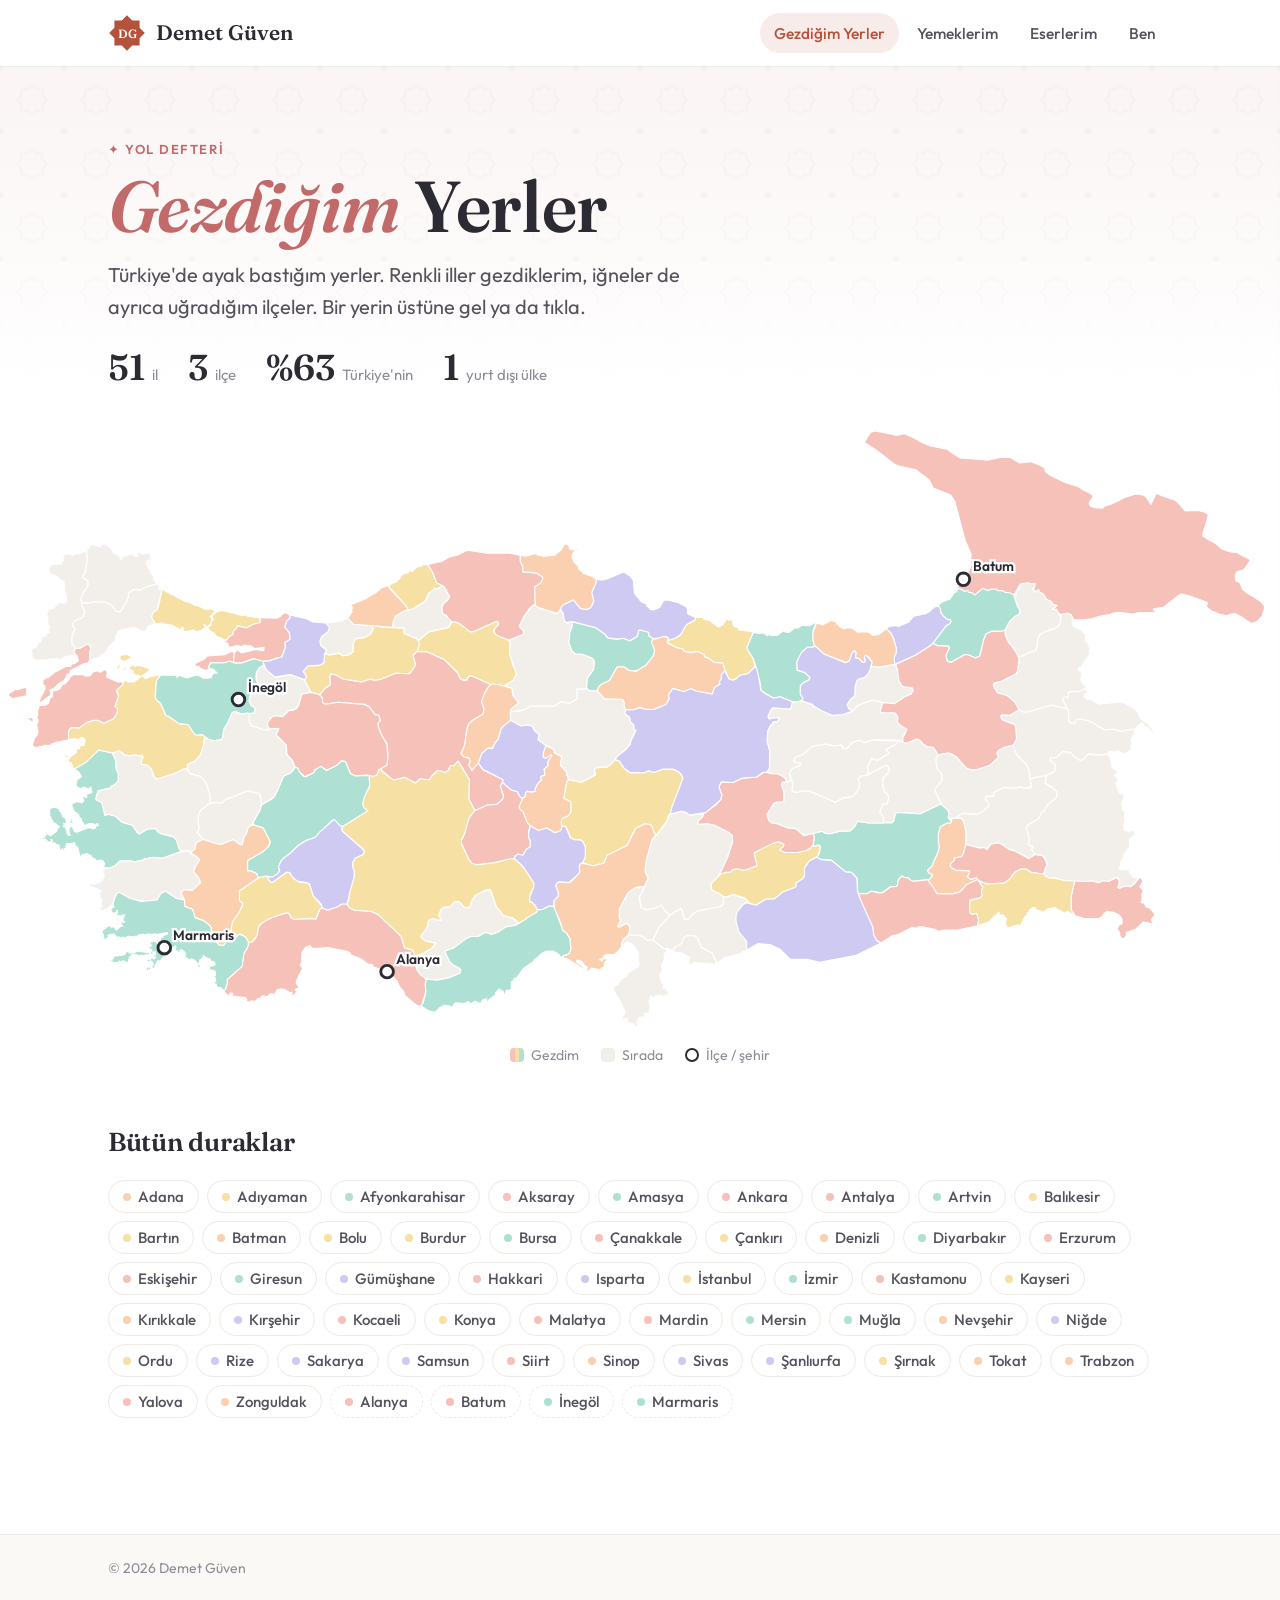
<file: index.html>
<!doctype html>
<html lang="tr">
<head>
<meta charset="utf-8">
<meta name="viewport" content="width=device-width, initial-scale=1, viewport-fit=cover">
<title>Demet Güven</title>
<meta name="description" content="Demet Güven: gezdiğim yerler, yemeklerim, eserlerim ve ben.">
<meta property="og:title" content="Demet Güven">
<meta property="og:description" content="Gezdiğim yerler, yemeklerim, eserlerim ve ben.">
<meta name="theme-color" content="#b5523b">
<link rel="icon" href="data:image/svg+xml,%3Csvg xmlns='http://www.w3.org/2000/svg' viewBox='0 0 32 32'%3E%3Cpath d='M16 1l4.4 4.4h6.2v6.2L31 16l-4.4 4.4v6.2h-6.2L16 31l-4.4-4.4H5.4v-6.2L1 16l4.4-4.4V5.4h6.2z' fill='%23b5523b'/%3E%3Ctext x='16' y='20.5' font-family='Georgia,serif' font-size='11' font-weight='700' fill='white' text-anchor='middle'%3EDG%3C/text%3E%3C/svg%3E">
<link rel="preconnect" href="https://fonts.googleapis.com">
<link href="https://fonts.googleapis.com/css2?family=Fraunces:ital,opsz,wght@0,9..144,600;0,9..144,800;1,9..144,600&family=Outfit:wght@400;500;600;700&display=swap" rel="stylesheet">
<link rel="stylesheet" href="css/stil.css">
</head>
<body>
<header class="ust">
  <div class="kap ust-ic">
    <a class="marka" href="#gezilerim">
      <span class="logo" aria-hidden="true">
        <svg viewBox="0 0 32 32"><path d="M16 1l4.4 4.4h6.2v6.2L31 16l-4.4 4.4v6.2h-6.2L16 31l-4.4-4.4H5.4v-6.2L1 16l4.4-4.4V5.4h6.2z"/></svg>
        <b>DG</b>
      </span>
      <span class="marka-ad">Demet Güven</span>
    </a>
    <nav class="sekmeler" aria-label="Sekmeler">
      <a href="#gezilerim" data-sekme="gezilerim" style="--r:var(--nar)">Gezdiğim Yerler</a>
      <a href="#yemeklerim" data-sekme="yemeklerim" style="--r:var(--safran)">Yemeklerim</a>
      <a href="#eserlerim" data-sekme="eserlerim" style="--r:var(--turkuaz)">Eserlerim</a>
      <a href="#ben" data-sekme="ben" style="--r:var(--civit)">Ben</a>
    </nav>
  </div>
</header>

<main>
  <!-- GEZDİĞİM YERLER -->
  <section id="gezilerim" class="sayfa" style="--tema:var(--nar)">
    <div class="kahraman">
      <div class="desen-zemin" aria-hidden="true"></div>
      <div class="kap">
        <p class="ust-etiket">✦ Yol defteri</p>
        <h1><span class="renkli">Gezdiğim</span> Yerler</h1>
        <p class="giris">Türkiye'de ayak bastığım yerler. Renkli iller gezdiklerim, iğneler de ayrıca uğradığım ilçeler. Bir yerin üstüne gel ya da tıkla.</p>
        <div class="sayaclar">
          <div style="--r:var(--nar)"><b id="s-il">0</b><span>il</span></div>
          <div style="--r:var(--turkuaz)"><b id="s-ilce">0</b><span>ilçe</span></div>
          <div style="--r:var(--safran)"><b id="s-oran">%0</b><span>Türkiye'nin</span></div>
          <div><b id="s-ulke">0</b><span>yurt dışı ülke</span></div>
        </div>
      </div>
    </div>
    <div class="harita-kap">
      <div class="harita-cerceve">
        <svg id="harita" role="img" aria-label="Türkiye haritası, gezdiğim iller renkli"></svg>
        <div id="ipucu" class="ipucu" hidden></div>
      </div>
      <div class="lejant">
        <span><i class="l-gez"></i>Gezdim</span>
        <span><i class="l-yok"></i>Sırada</span>
        <span><i class="l-pin"></i>İlçe / şehir</span>
      </div>
    </div>
    <div class="kap">
      <h2 class="ara-baslik">Bütün duraklar</h2>
      <div id="liste" class="cipler"></div>
    </div>
  </section>

  <!-- YEMEKLERİM -->
  <section id="yemeklerim" class="sayfa" style="--tema:var(--safran)" hidden>
    <div class="kahraman">
      <div class="desen-zemin" aria-hidden="true"></div>
      <div class="kap">
        <p class="ust-etiket">✦ Mutfaktan</p>
        <h1><span class="renkli">Yemeklerim</span></h1>
        <p class="giris">Yaptığım, sevdiğim ve tekrar tekrar döndüğüm yemekler. Yakında tarifleriyle burada.</p>
      </div>
    </div>
    <div class="kap"><div id="yemek-izgara" class="izgara"></div></div>
  </section>

  <!-- ESERLERİM -->
  <section id="eserlerim" class="sayfa" style="--tema:var(--turkuaz)" hidden>
    <div class="kahraman">
      <div class="desen-zemin" aria-hidden="true"></div>
      <div class="kap">
        <p class="ust-etiket">✦ Atölye</p>
        <h1><span class="renkli">Eserlerim</span></h1>
        <p class="giris">Yazdıklarım, çektiklerim, ürettiklerim. Bu sayfa doldukça büyüyecek.</p>
      </div>
    </div>
    <div class="kap"><div id="eser-izgara" class="izgara"></div></div>
  </section>

  <!-- BEN -->
  <section id="ben" class="sayfa" style="--tema:var(--civit)" hidden>
    <div class="kahraman">
      <div class="desen-zemin" aria-hidden="true"></div>
      <div class="kap ben">
        <figure class="ben-foto"><img id="ben-foto" src="img/adiyaman-nemrut.jpg" alt="Demet"></figure>
        <div>
          <p class="ust-etiket">✦ Merhaba</p>
          <h1><span class="renkli">Ben</span> Demet</h1>
          <div id="ben-yazi">
            <p class="giris">Bu sayfaya kendimi anlatan birkaç paragraf gelecek: nereliyim, ne yaparım, nelerden hoşlanırım.</p>
            <p>Gezmeyi, yemek yapmayı ve bir şeyler üretmeyi seviyorum. Bu site de o üç şeyin bir defteri.</p>
          </div>
          <div class="ben-linkler">
            <a href="#gezilerim" style="--r:var(--nar)">Gezdiğim yerler</a>
            <a href="#yemeklerim" style="--r:var(--safran)">Yemeklerim</a>
            <a href="#eserlerim" style="--r:var(--turkuaz)">Eserlerim</a>
          </div>
        </div>
      </div>
    </div>
  </section>
</main>

<!-- Yer detay paneli -->
<div id="perde" class="perde" hidden></div>
<aside id="panel" class="panel" aria-hidden="true" aria-labelledby="p-ad" role="dialog">
  <div class="p-desen" aria-hidden="true"></div>
  <button class="kapat" id="p-kapat" aria-label="Kapat">×</button>
  <div class="p-ust">
    <span class="p-tur" id="p-tur"></span>
    <h2 id="p-ad"></h2>
    <div class="p-tarih" id="p-tarih"></div>
  </div>
  <div id="p-govde"></div>
</aside>

<footer class="alt">
  <div class="kap">© <span id="yil"></span> Demet Güven</div>
</footer>

<script src="js/iller.js"></script>
<script src="js/site.js"></script>
</body>
</html>
</file>
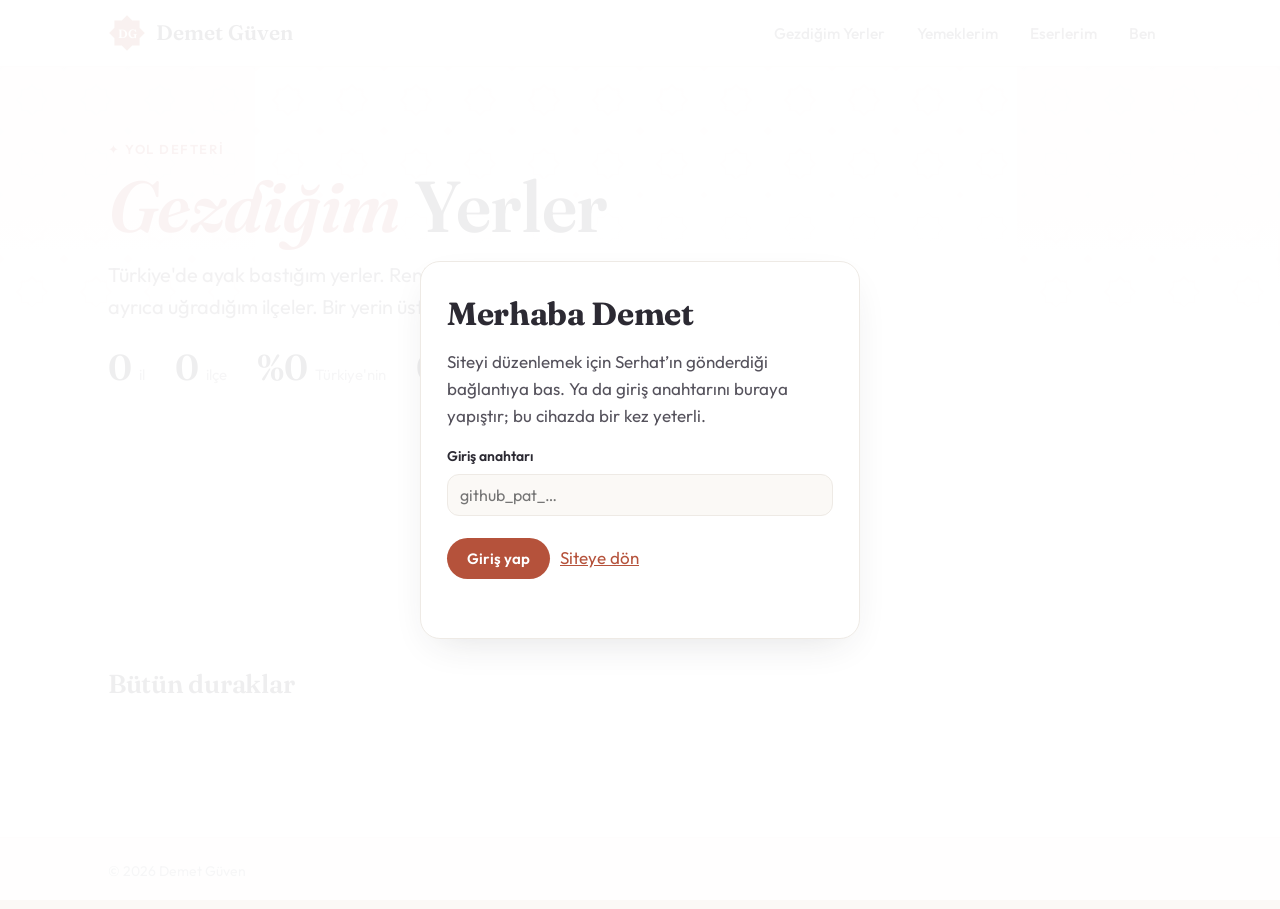
<file: admin/index.html>
<!doctype html>
<html lang="tr">
<head>
<meta charset="utf-8">
<meta name="robots" content="noindex, nofollow">
<title>Düzenleme · Demet Güven</title>
<script>location.replace("../?duzen" + (location.hash || "#gezilerim"));</script>
<meta http-equiv="refresh" content="0; url=../?duzen">
</head>
<body><a href="../?duzen">Düzenleme moduna git</a></body>
</html>
</file>
<file: css/stil.css>
/* Sade palet: tek vurgu rengi (kiremit) + harita için pastel tonlar */
:root{
  --vurgu:#b5523b;
  --nar:#c26a6a; --safran:#c99a4b; --turkuaz:#4f9488; --civit:#7a74b0; --kiremit:#b5523b;
  --m0:#f6c1b9; --m1:#f7e0a3; --m2:#aee0d3; --m3:#cfcaf2; --m4:#fad0b0;
  --m0h:#ee9e93; --m1h:#efcc6e; --m2h:#80cbb8; --m3h:#aea6e6; --m4h:#f5b283;
  --bg:#ffffff; --zemin:#fbf9f6; --kart:#ffffff; --murekkep:#2c2a33; --metin:#55525c; --soluk:#8f8b96; --cizgi:#eeeae5;
  --yok:#f2efeb; --yok-cizgi:#e9e5e0; --sinir:#ffffff;
  --golge:0 14px 40px -16px rgba(44,42,51,.16);
  --serif:"Fraunces",Georgia,serif; --sans:"Outfit",system-ui,-apple-system,"Segoe UI",sans-serif;
  --star:url("data:image/svg+xml,%3Csvg xmlns='http://www.w3.org/2000/svg' width='64' height='64'%3E%3Cg fill='none' stroke='black' stroke-width='1.5'%3E%3Cpath d='M32 18l4.4 4.4h6.2v6.2L47 33l-4.4 4.4v6.2h-6.2L32 48l-4.4-4.4h-6.2v-6.2L17 33l4.4-4.4v-6.2h6.2z'/%3E%3C/g%3E%3Cpath d='M0-4l4 4-4 4-4-4zM64-4l4 4-4 4-4-4zM0 60l4 4-4 4-4-4zM64 60l4 4-4 4-4-4z' fill='black'/%3E%3C/svg%3E");
  --elmas:url("data:image/svg+xml,%3Csvg xmlns='http://www.w3.org/2000/svg' width='48' height='48'%3E%3Cpath d='M24 6l18 18-18 18L6 24z' fill='none' stroke='black' stroke-width='1.5'/%3E%3Cpath d='M24 18l6 6-6 6-6-6z' fill='black'/%3E%3C/svg%3E");
  color-scheme:light;
}

*{box-sizing:border-box}
html{scroll-behavior:smooth}
body{margin:0;background:var(--bg);color:var(--metin);font:17px/1.6 var(--sans);-webkit-font-smoothing:antialiased;overflow-x:hidden}
a{color:var(--vurgu)}
h1,h2,h3{font-family:var(--serif);color:var(--murekkep);letter-spacing:-.01em}
.kap{max-width:1120px;margin:0 auto;padding:0 16px;position:relative}
@media (min-width:700px){.kap{padding:0 28px}}

/* Üst bar */
.ust{position:sticky;top:0;z-index:20;background:color-mix(in srgb,var(--bg) 90%,transparent);backdrop-filter:blur(10px);-webkit-backdrop-filter:blur(10px);border-bottom:1px solid var(--cizgi)}
.ust-ic{display:flex;align-items:center;justify-content:space-between;gap:14px;min-height:66px;flex-wrap:wrap}
.marka{display:flex;align-items:center;gap:10px;text-decoration:none;color:var(--murekkep)}
.marka-ad{font-family:var(--serif);font-weight:600;font-size:21px}
.logo{position:relative;width:38px;height:38px;display:grid;place-items:center}
.logo svg{position:absolute;inset:0;width:100%;height:100%;fill:var(--vurgu)}
.logo b{position:relative;color:#fff;font:600 12px var(--serif)}
.sekmeler{display:flex;gap:4px;overflow-x:auto;scrollbar-width:none;padding:4px 2px}
.sekmeler::-webkit-scrollbar{display:none}
.sekmeler a{white-space:nowrap;text-decoration:none;color:var(--metin);font-weight:500;font-size:15.5px;padding:8px 14px;border-radius:999px;transition:background .2s,color .2s}
.sekmeler a:hover{background:var(--yok);color:var(--murekkep)}
.sekmeler a.aktif{background:color-mix(in srgb,var(--vurgu) 11%,#fff);color:var(--vurgu)}
@media (max-width:640px){.ust-ic{padding-top:10px;padding-bottom:6px;gap:4px;min-height:0}.sekmeler{width:100%}.sekmeler a{font-size:14px;padding:7px 11px}.marka-ad{font-size:19px}}

/* Sayfa başı */
.sayfa{--tema:var(--vurgu);padding-bottom:96px;scroll-margin-top:120px}
.kahraman{position:relative;padding:72px 0 34px;background:linear-gradient(to bottom,color-mix(in srgb,var(--tema) 7%,#fff),#fff)}
.desen-zemin{position:absolute;inset:0 0 auto 0;height:100%;background:var(--tema);-webkit-mask:var(--star) 0 0/64px 64px;mask:var(--star) 0 0/64px 64px;opacity:.05}
.desen-zemin::after{content:"";position:absolute;inset:0;background:linear-gradient(to bottom,transparent 30%,var(--bg))}
.kahraman::after{content:"";position:absolute;left:0;right:0;bottom:0;height:140px;background:linear-gradient(to bottom,transparent,var(--bg));pointer-events:none}
.kahraman .kap{z-index:2}
.ust-etiket{margin:0 0 10px;font-weight:600;font-size:13px;letter-spacing:.12em;text-transform:uppercase;color:var(--tema)}
.kahraman h1{font-size:clamp(40px,7vw,72px);line-height:1.02;margin:0;font-weight:600;max-width:900px}
.renkli{color:var(--tema);font-style:italic}
.giris{font-size:clamp(17px,2.2vw,20px);max-width:620px;margin:16px 0 0;color:var(--metin)}
.sayaclar{display:flex;gap:30px;margin-top:26px;flex-wrap:wrap}
.sayaclar div{display:flex;align-items:baseline;gap:7px}
.sayaclar b{font-family:var(--serif);font-weight:600;font-size:36px;color:var(--murekkep);line-height:1}
.sayaclar span{color:var(--soluk);font-size:15px}
.ara-baslik{font-size:26px;margin:56px 0 16px;font-weight:600}

/* Harita */
.harita-kap{max-width:1400px;margin:0 auto;padding:0 8px;position:relative;z-index:2}
.harita-cerceve{position:relative}
#harita{display:block;width:100%;height:auto;overflow:visible}
#harita .il{fill:var(--yok);stroke:var(--sinir);stroke-width:1;stroke-linejoin:round;transition:fill .2s}
#harita .il.gez{--f:var(--m0);--fh:var(--m0h);fill:var(--f);cursor:pointer}
#harita .il.r0{--f:var(--m0);--fh:var(--m0h)}#harita .il.r1{--f:var(--m1);--fh:var(--m1h)}#harita .il.r2{--f:var(--m2);--fh:var(--m2h)}#harita .il.r3{--f:var(--m3);--fh:var(--m3h)}#harita .il.r4{--f:var(--m4);--fh:var(--m4h)}
#harita .il.gez:hover,#harita .il.gez.secili,#harita .il.gez:focus-visible{fill:var(--fh)}
#harita .il:focus{outline:none}
#harita .il.gez:focus-visible{stroke:var(--murekkep);stroke-width:1.5}
#harita .pin{cursor:pointer}
#harita .pin circle.vur{fill:transparent}
#harita .pin circle.ic{fill:var(--kart);stroke:var(--murekkep);stroke-width:2.5}
#harita .pin:hover circle.ic,#harita .pin.secili circle.ic{fill:var(--vurgu)}
#harita .pin text{font:600 12px var(--sans);fill:var(--murekkep);paint-order:stroke;stroke:var(--bg);stroke-width:4px;pointer-events:none}
.ipucu{position:absolute;pointer-events:none;background:#fff;color:var(--murekkep);border:1px solid var(--cizgi);font-size:14px;font-weight:600;padding:7px 11px;border-radius:10px;white-space:nowrap;transform:translate(-50%,calc(-100% - 12px));box-shadow:var(--golge);z-index:5}
.ipucu small{display:block;font-weight:400;color:var(--soluk);font-size:12px}
.lejant{display:flex;justify-content:center;gap:22px;flex-wrap:wrap;margin-top:14px;font-size:14px;color:var(--soluk)}
.lejant span{display:flex;align-items:center;gap:7px}
.lejant i{width:14px;height:14px;border-radius:4px;display:inline-block}
.l-gez{background:linear-gradient(90deg,var(--m0) 0 33%,var(--m1) 0 66%,var(--m2) 0)}
.l-yok{background:var(--yok);border:1px solid var(--cizgi)}
.l-pin{background:var(--kart);border:2.5px solid var(--murekkep);border-radius:50%!important}

/* Çipler */
.cipler{display:flex;flex-wrap:wrap;gap:8px}
.cip{--r:var(--m0);border:1px solid var(--cizgi);background:var(--kart);color:var(--metin);font:500 15px var(--sans);padding:6px 14px;border-radius:999px;cursor:pointer;transition:border-color .15s,color .15s}
.cip:hover{border-color:var(--vurgu);color:var(--vurgu)}
.cip::before{content:"";display:inline-block;width:8px;height:8px;border-radius:50%;background:var(--r);margin-right:7px;vertical-align:1px}
.cip.ilce{border-style:dashed}
.cip .nokta{display:none}
.panel .cip{--r:var(--p)}

/* Panel */
.perde{position:fixed;inset:0;background:rgba(44,42,51,.16);z-index:30}
.panel{--p:var(--m0);position:fixed;z-index:40;top:0;right:0;height:100%;width:min(440px,100%);background:var(--kart);box-shadow:var(--golge);padding:0 26px 40px;overflow-y:auto;transform:translateX(105%);transition:transform .3s cubic-bezier(.2,.8,.2,1)}
.panel.acik{transform:none}
.p-desen{height:96px;margin:0 -26px;background:var(--p);position:relative;overflow:hidden}
.p-desen::before{content:"";position:absolute;inset:0;background:#fff;opacity:.25;-webkit-mask:var(--elmas) 0 0/36px 36px;mask:var(--elmas) 0 0/36px 36px}
@media (max-width:640px){
  .panel{top:auto;bottom:0;height:auto;max-height:84vh;width:100%;border-radius:20px 20px 0 0;transform:translateY(105%);padding:0 18px 32px}
  .p-desen{margin:0 -18px;height:72px}
}
.kapat{position:absolute;top:14px;right:14px;width:36px;height:36px;border-radius:50%;border:0;background:var(--kart);color:var(--murekkep);font-size:22px;line-height:1;cursor:pointer;z-index:2;box-shadow:0 2px 8px rgba(0,0,0,.12)}
.p-ust{margin-top:22px}
.p-tur{display:inline-block;font-size:12px;font-weight:600;letter-spacing:.1em;text-transform:uppercase;color:var(--soluk)}
.panel h2{font-size:36px;font-weight:600;margin:4px 40px 0 0;line-height:1.1}
.p-tarih{color:var(--soluk);font-size:14px;margin-top:6px}
#p-govde{margin-top:18px}
#p-govde p{margin:0 0 14px}
.bos-not{border:1px dashed var(--cizgi);border-radius:12px;padding:14px 16px;color:var(--soluk);font-size:15px}
.foto-izgara{display:grid;grid-template-columns:repeat(2,1fr);gap:8px;margin:16px 0}
.foto-izgara figure{margin:0}
.foto-izgara img{width:100%;aspect-ratio:4/3;object-fit:cover;border-radius:10px;display:block}
.foto-izgara figcaption{font-size:13px;color:var(--soluk);margin-top:4px}
.foto-yer{aspect-ratio:4/3;border-radius:10px;background:var(--yok);display:grid;place-items:center;color:var(--soluk);font-size:13px}
.etiketler{display:flex;flex-wrap:wrap;gap:6px;margin-top:6px}
.etiketler span{font-size:13px;background:var(--yok);padding:3px 10px;border-radius:999px}
.alt-baslik{font-family:var(--sans);font-size:12px;font-weight:600;text-transform:uppercase;letter-spacing:.1em;color:var(--soluk);margin:24px 0 10px}

/* Kartlar */
.izgara{display:grid;grid-template-columns:repeat(auto-fill,minmax(250px,1fr));gap:24px;margin-top:8px;position:relative;z-index:2}
.kart{--r:var(--m0);background:var(--kart);border:1px solid var(--cizgi);border-radius:18px;overflow:hidden;display:flex;flex-direction:column;transition:box-shadow .2s,transform .2s}
.kart:nth-child(4n+1){--r:var(--m0)}.kart:nth-child(4n+2){--r:var(--m1)}.kart:nth-child(4n+3){--r:var(--m2)}.kart:nth-child(4n+4){--r:var(--m3)}
.kart:hover{box-shadow:var(--golge);transform:translateY(-2px)}
.kart-foto{aspect-ratio:4/3;background:var(--r);display:grid;place-items:center;color:var(--murekkep);font:italic 600 52px var(--serif);position:relative;overflow:hidden}
.kart-foto::before{content:"";position:absolute;inset:0;background:#fff;opacity:.22;-webkit-mask:var(--elmas) 0 0/40px 40px;mask:var(--elmas) 0 0/40px 40px}
.kart-foto span{position:relative;opacity:.7}
.kart-foto img{position:absolute;inset:0;width:100%;height:100%;object-fit:cover;display:block}
.kart-ic{padding:16px 18px 20px}
.kart-ic .ust-yazi{font-size:12px;font-weight:600;letter-spacing:.1em;text-transform:uppercase;color:var(--soluk)}
.kart-ic h3{margin:4px 0 6px;font-size:22px;font-weight:600}
.kart-ic p{margin:0;font-size:16px}
.kart-ic a{display:inline-block;margin-top:10px;font-weight:600;font-size:15px}

/* Ben */
.ben{display:grid;grid-template-columns:200px 1fr;gap:44px;align-items:center}
.ben>div:last-child{max-width:640px}
.ben-foto{position:relative;width:200px;height:200px;display:grid;place-items:center}
.ben-foto .ic{width:100%;height:100%;border-radius:50%;background:var(--m3);display:grid;place-items:center;color:var(--murekkep);font:italic 600 60px var(--serif);position:relative;overflow:hidden}
.ben-foto .ic::before{content:"";position:absolute;inset:0;background:#fff;opacity:.25;-webkit-mask:var(--star) 0 0/48px 48px;mask:var(--star) 0 0/48px 48px}
.ben .giris{margin-top:14px}
.ben-linkler{display:flex;gap:10px;margin-top:22px;flex-wrap:wrap}
.ben-linkler a{text-decoration:none;border:1px solid var(--cizgi);padding:8px 16px;border-radius:999px;color:var(--murekkep);font-weight:500;transition:border-color .15s,color .15s}
.ben-linkler a:hover{border-color:var(--vurgu);color:var(--vurgu)}
@media (max-width:700px){.ben{grid-template-columns:1fr;gap:22px}.ben-foto{width:130px;height:130px}.ben-foto .ic{font-size:40px}}

.alt{color:var(--soluk);font-size:14px;border-top:1px solid var(--cizgi);margin-top:20px;background:var(--zemin)}
.alt .kap{padding-top:22px;padding-bottom:26px}

@media (prefers-reduced-motion:reduce){*,*::before,*::after{animation:none!important;transition:none!important}}

/* Fotoğraflar */
.foto-izgara figure:only-child{grid-column:1/-1}
.foto-izgara figure:only-child img{aspect-ratio:auto;max-height:420px}
.ben{grid-template-columns:300px 1fr}
.ben-foto{width:300px;height:auto;margin:0;display:block}
.ben-foto img{display:block;width:100%;aspect-ratio:3/4;object-fit:cover;object-position:50% 30%;border-radius:20px;box-shadow:var(--golge)}
@media (max-width:700px){.ben{grid-template-columns:1fr}.ben-foto{width:min(260px,100%);height:auto}}

/* ---------- Düzenleme modu (?duzen) ---------- */
.duzen-modu{padding-bottom:64px}
.duzen-form label{display:block;font-weight:600;font-size:14px;color:var(--murekkep);margin:16px 0 6px}
.duzen-form label small{font-weight:400;color:var(--soluk);margin-left:4px}
.duzen-form input[type=text],.duzen-form input[type=password],.duzen-form textarea,.duzen-form select{width:100%;font:16px var(--sans);color:var(--murekkep);background:var(--zemin);border:1px solid var(--cizgi);border-radius:12px;padding:10px 12px}
.duzen-form textarea{min-height:150px;resize:vertical;line-height:1.55}
.duzen-form input:focus,.duzen-form textarea:focus,.duzen-form select:focus{outline:2px solid var(--vurgu);outline-offset:1px;background:#fff}
.duzen-form p{margin:0 0 10px}
.dugme{display:inline-flex;align-items:center;gap:8px;font:600 15px var(--sans);border:0;border-radius:999px;padding:11px 20px;cursor:pointer;background:var(--vurgu);color:#fff;text-decoration:none}
.dugme.ikincil{background:#fff;color:var(--murekkep);border:1px solid var(--cizgi)}
.dugme.ikincil:hover{border-color:var(--vurgu);color:var(--vurgu)}
.dugme.tehlike{background:transparent;color:#b3261e;border:1px solid currentColor}
.dugme:disabled{opacity:.5;cursor:wait}
.metin-dugme{border:0;background:none;color:var(--vurgu);font:600 inherit var(--sans);font-size:inherit;cursor:pointer;padding:0;text-decoration:underline}
.satir{display:flex;gap:10px;flex-wrap:wrap;align-items:center;margin-top:22px}
.durum{margin-top:12px;font-size:15px;min-height:1.4em}
.durum.hata{color:#b3261e}.durum.iyi{color:#2f7d5b}
.ipucu-yazi{font-size:13px;color:var(--soluk);margin-top:10px}
.foto-duzen{display:grid;grid-template-columns:repeat(2,minmax(0,1fr));gap:10px;align-items:start}
.foto-duzen>*{min-width:0}

.foto-duzen .f{background:#fff;border:1px solid var(--cizgi);border-radius:12px;overflow:hidden}
.foto-duzen img{display:block;width:100%;aspect-ratio:4/3;object-fit:cover}
.duzen-form .foto-duzen .f input{border:0;border-top:1px solid var(--cizgi);border-radius:0;font-size:14px;padding:8px 10px;background:#fff}
.foto-duzen .f .alt{display:flex;justify-content:space-between;align-items:center;padding:2px 8px 4px;font-size:12px;color:var(--soluk)}
.foto-duzen .f button{border:0;background:none;color:#b3261e;font:600 13px var(--sans);cursor:pointer;padding:4px}
.foto-duzen .yeni{outline:2px dashed var(--vurgu);outline-offset:-2px}
.duzen-form .yukle{display:grid;place-items:center;align-content:center;gap:2px;aspect-ratio:4/3;margin:0;border:2px dashed var(--cizgi);border-radius:12px;color:var(--soluk);cursor:pointer;font-weight:600;text-align:center;padding:10px;background:#fff}
.duzen-form .yukle small{display:block;font-weight:400;margin:0}
.duzen-form .yukle:hover{border-color:var(--vurgu);color:var(--vurgu)}
.duzen-cubuk{position:fixed;left:0;right:0;bottom:0;z-index:25;display:flex;align-items:center;gap:14px;flex-wrap:wrap;padding:10px 18px;background:#fff;border-top:1px solid var(--cizgi);box-shadow:0 -6px 24px -14px rgba(44,42,51,.25);font-size:14px}
.duzen-rozet{font-weight:600;color:var(--vurgu);background:color-mix(in srgb,var(--vurgu) 10%,#fff);padding:5px 12px;border-radius:999px}
.duzen-ipucu{color:var(--soluk);flex:1;min-width:200px}
.duzen-cubuk a{font-weight:600;text-decoration:none}
.duzen-cubuk button{border:1px solid var(--cizgi);background:#fff;border-radius:999px;padding:6px 14px;font:600 14px var(--sans);color:var(--murekkep);cursor:pointer}
@media (max-width:640px){.duzen-ipucu{display:none}.duzen-cubuk{gap:10px;padding:8px 12px}}
.duzen-arac{display:flex;flex-direction:column;align-items:center;gap:10px;margin-top:22px;text-align:center}
.duzen-not{margin:0;color:var(--soluk);font-size:14px}
.konum-not{background:color-mix(in srgb,var(--vurgu) 10%,#fff);color:var(--murekkep);border-radius:12px;padding:10px 16px;font-weight:600}
.konum-sec #harita,.konum-sec #harita *{cursor:crosshair!important}
.duzen-modu #harita .il:not(.gez){cursor:pointer}
.duzen-modu #harita .il:not(.gez):hover{fill:var(--yok-cizgi)}
.duzen-modu article.kart{cursor:pointer;position:relative}
.duzen-modu article.kart::after{content:"✎ Düzenle";position:absolute;top:10px;right:10px;background:#fff;color:var(--murekkep);font:600 13px var(--sans);padding:4px 10px;border-radius:999px;box-shadow:0 2px 8px rgba(0,0,0,.1)}
.duzen-modu article.kart:hover{outline:2px solid var(--vurgu);outline-offset:2px}
.kart-ekle{display:grid;place-items:center;align-content:center;gap:4px;min-height:260px;border:2px dashed var(--cizgi);background:#fff;color:var(--soluk);font:600 16px var(--sans);cursor:pointer}
.kart-ekle span{font-size:40px;line-height:1;color:var(--vurgu)}
.kart-ekle:hover{border-color:var(--vurgu);color:var(--vurgu)}
.duzen-modu #ben-foto{cursor:pointer}
#d-ben{margin-top:20px}
.giris-perde{position:fixed;inset:0;z-index:60;background:rgba(255,255,255,.92);display:grid;place-items:center;padding:16px}
.giris-kutu{width:min(440px,100%);background:#fff;border:1px solid var(--cizgi);border-radius:20px;padding:26px;box-shadow:var(--golge)}
.giris-kutu h2{margin:0 0 8px;font-size:32px}
</file>
